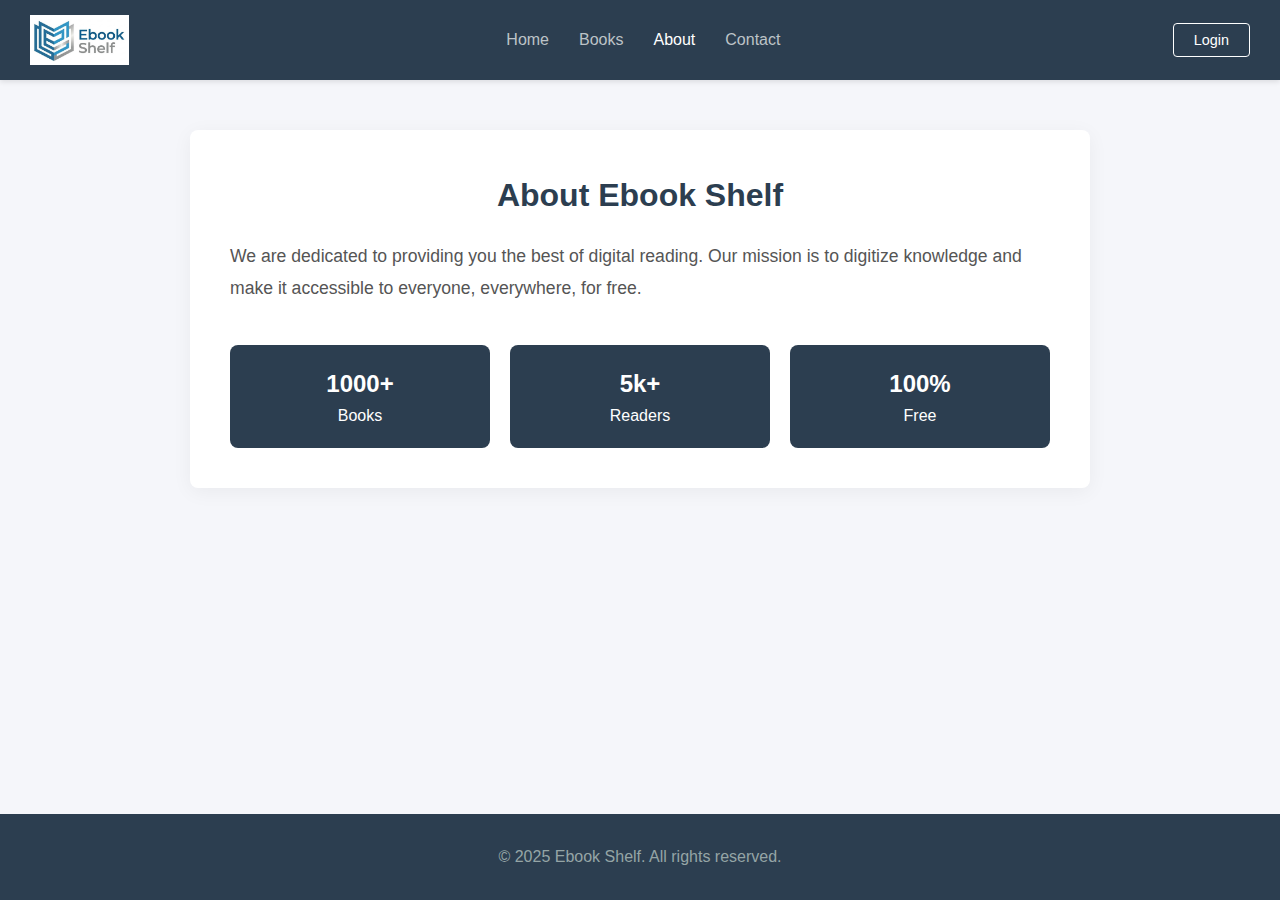
<file: about.html>
<!DOCTYPE html>
<html lang="en">

<head>
    <meta charset="UTF-8">
    <meta name="viewport" content="width=device-width, initial-scale=1.0">
    <title>About Us | Ebook Shelf</title>

    <link rel="icon" type="image/jpg" href="images/logoo.jpg">
    <link rel="stylesheet" href="style.css">
</head>

<body>

    <header>
        <div class="logo">
            <img src="images/logoo.jpg" alt="Ebook Shelf Logo" style="height: 50px; width: auto;">
        </div>
        <nav>
            <ul>
                <li><a href="index.html">Home</a></li>
                <li><a href="books.html">Books</a></li>
                <li><a href="about.html" class="active">About</a></li>
                <li><a href="contact.html">Contact</a></li>
            </ul>
        </nav>
        <div class="auth-buttons">
            <a href="login.html" class="btn btn-login">Login</a>
            
        </div>
    </header>

    <div class="preview-container">
        
        <h1 style="color: var(--primary-color); margin-bottom: 20px; text-align: center;">About Ebook Shelf</h1>
        
        <p style="font-size: 1.1rem; line-height: 1.8; color: #555;">
            We are dedicated to providing you the best of digital reading. Our mission is to digitize knowledge and make it accessible to everyone, everywhere, for free.
        </p>
        
        <div style="display: grid; grid-template-columns: repeat(3, 1fr); gap: 20px; margin-top: 40px; text-align: center;">
            
            <div style="background: var(--primary-color); color: white; padding: 20px; border-radius: 8px;">
                <h2>1000+</h2>
                <p>Books</p>
            </div>
            
            <div style="background: var(--primary-color); color: white; padding: 20px; border-radius: 8px;">
                <h2>5k+</h2>
                <p>Readers</p>
            </div>
            
            <div style="background: var(--primary-color); color: white; padding: 20px; border-radius: 8px;">
                <h2>100%</h2>
                <p>Free</p>
            </div>
            
        </div>
    </div>

    <footer>
        <p>&copy; 2025 Ebook Shelf. All rights reserved.</p>
    </footer>

</body>
</html>
</file>
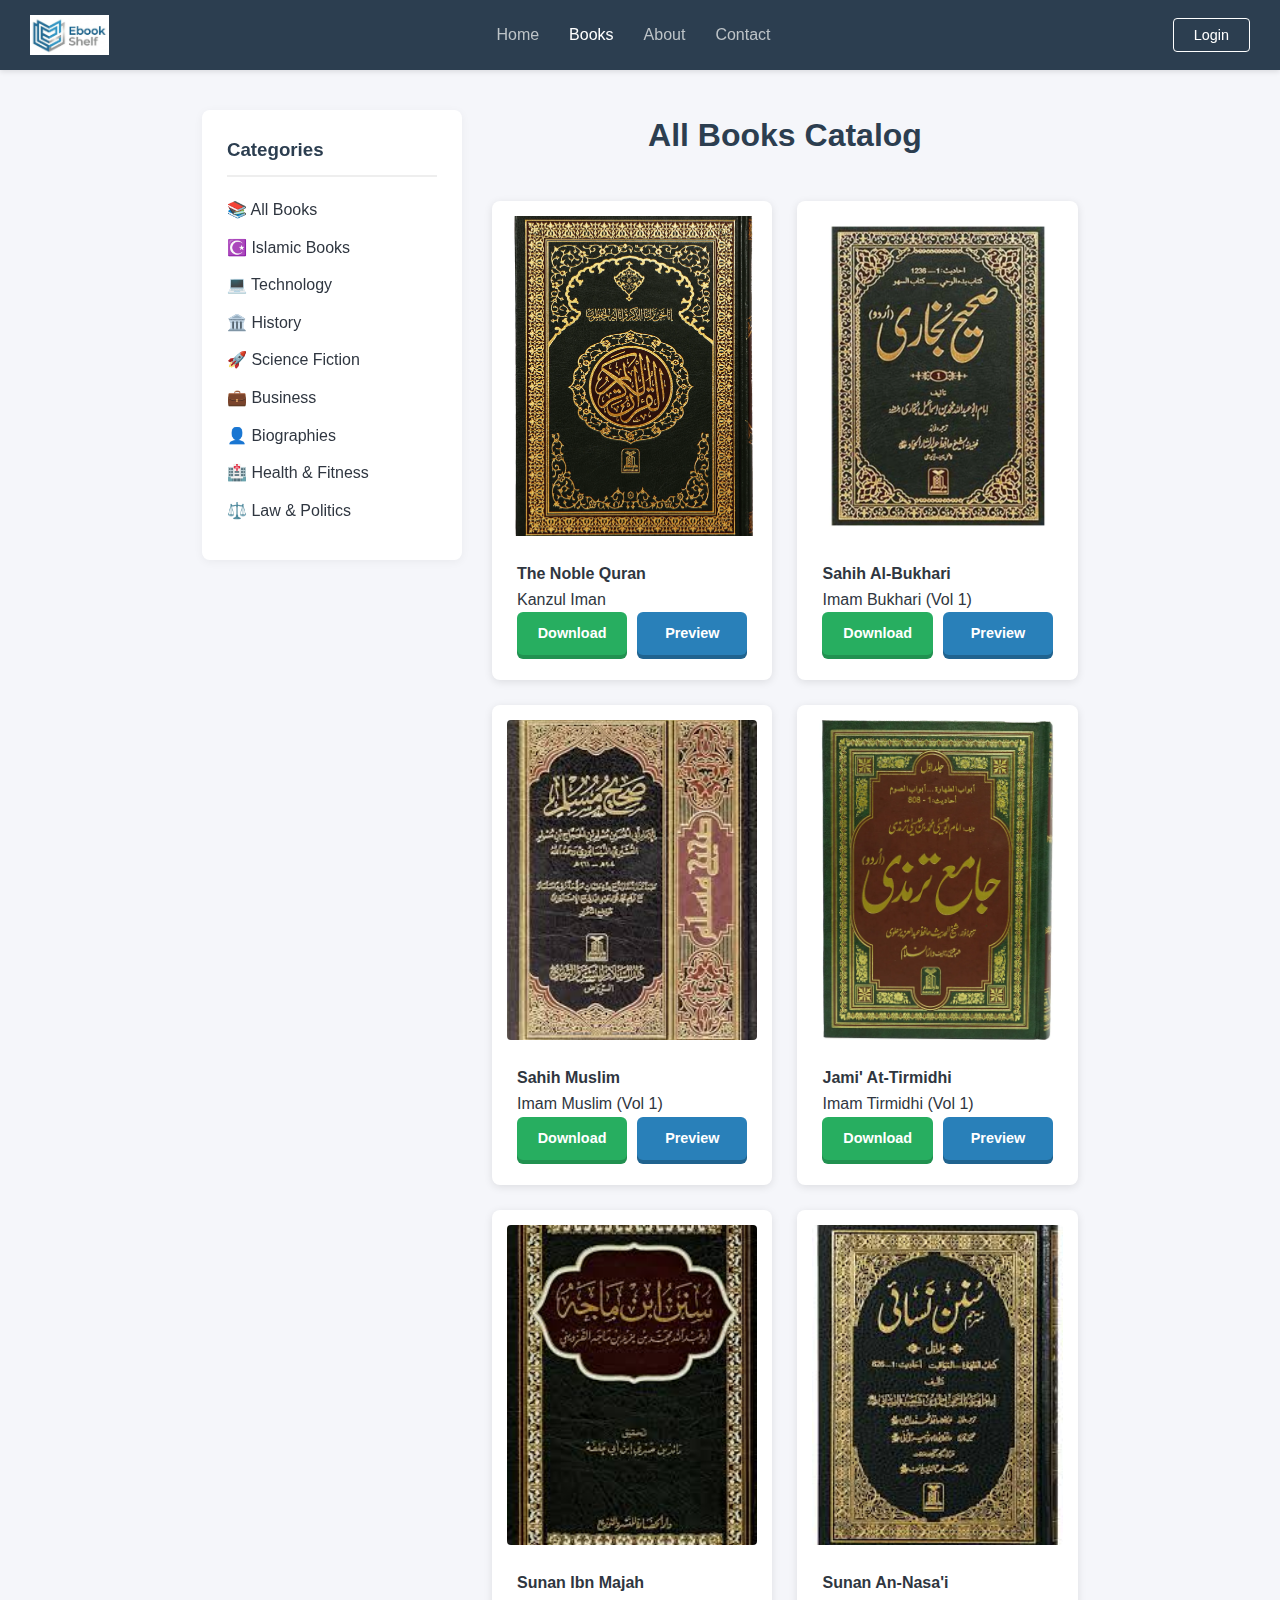
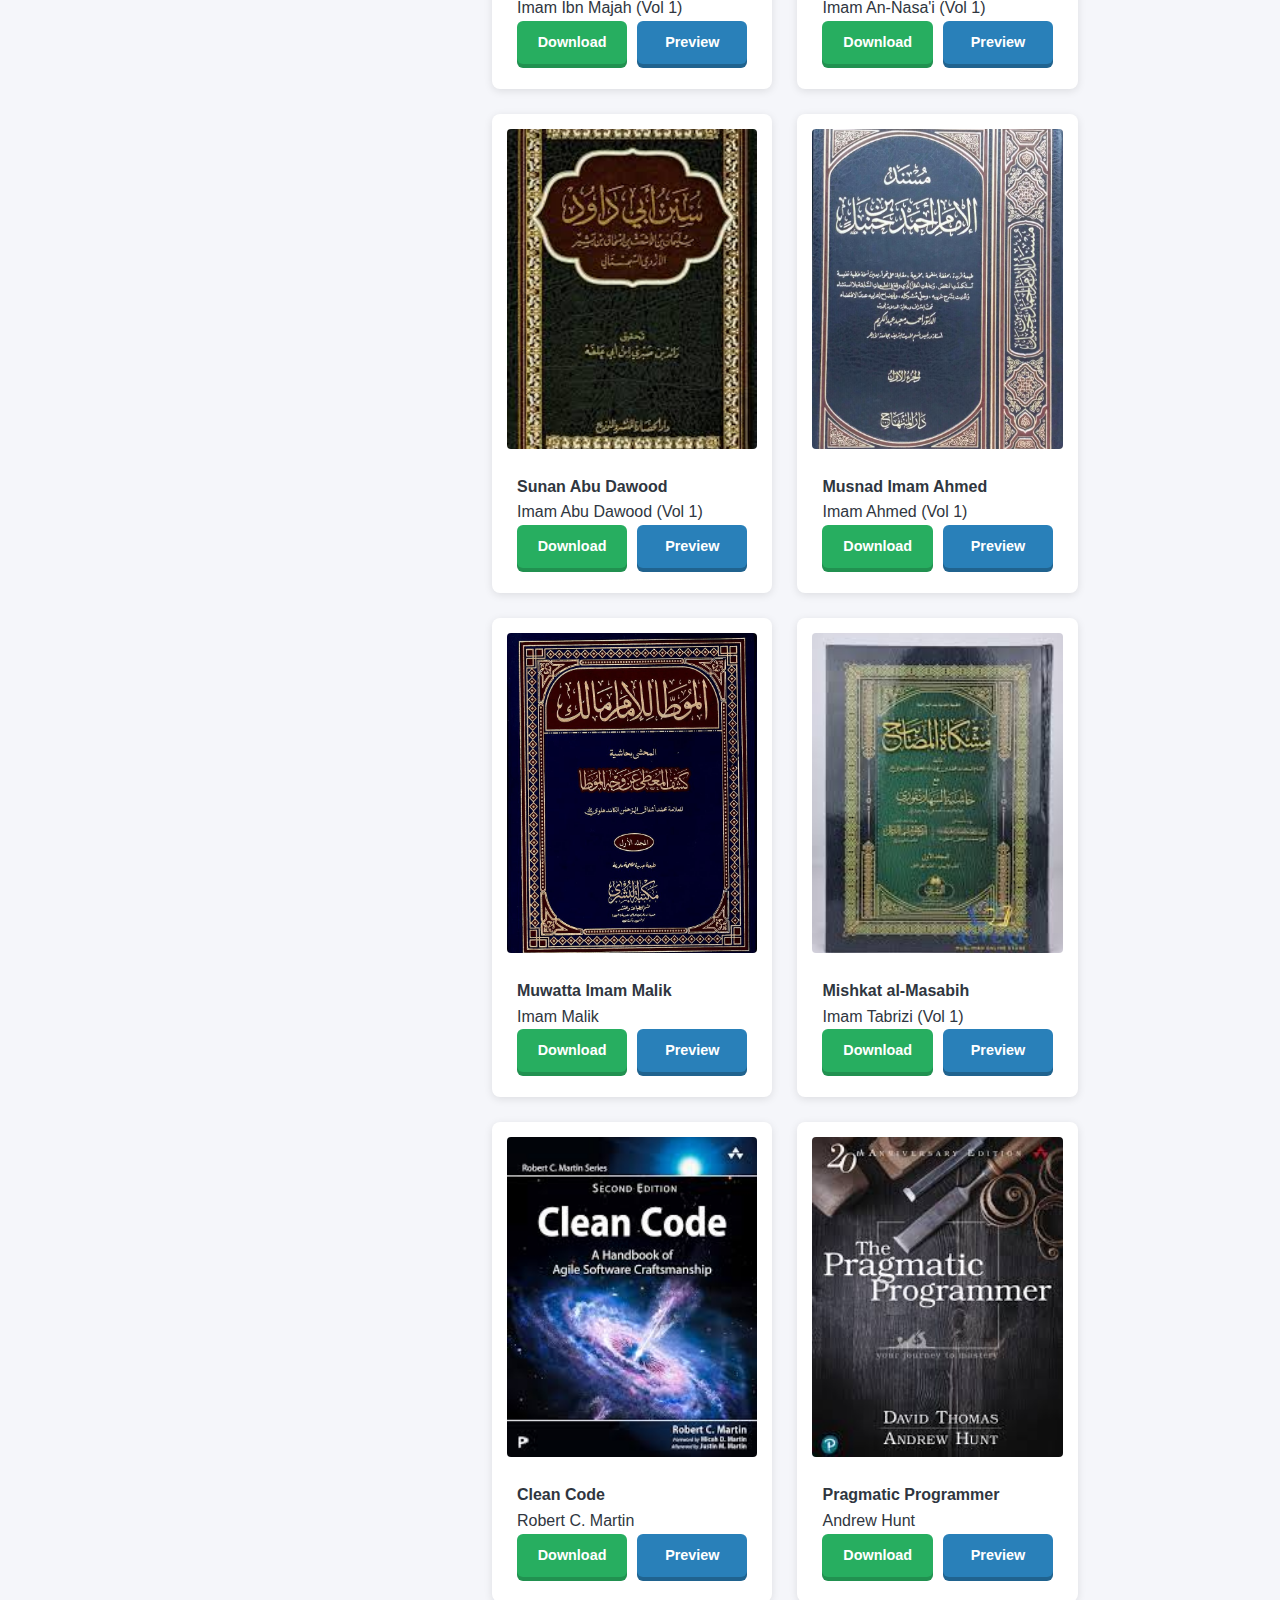
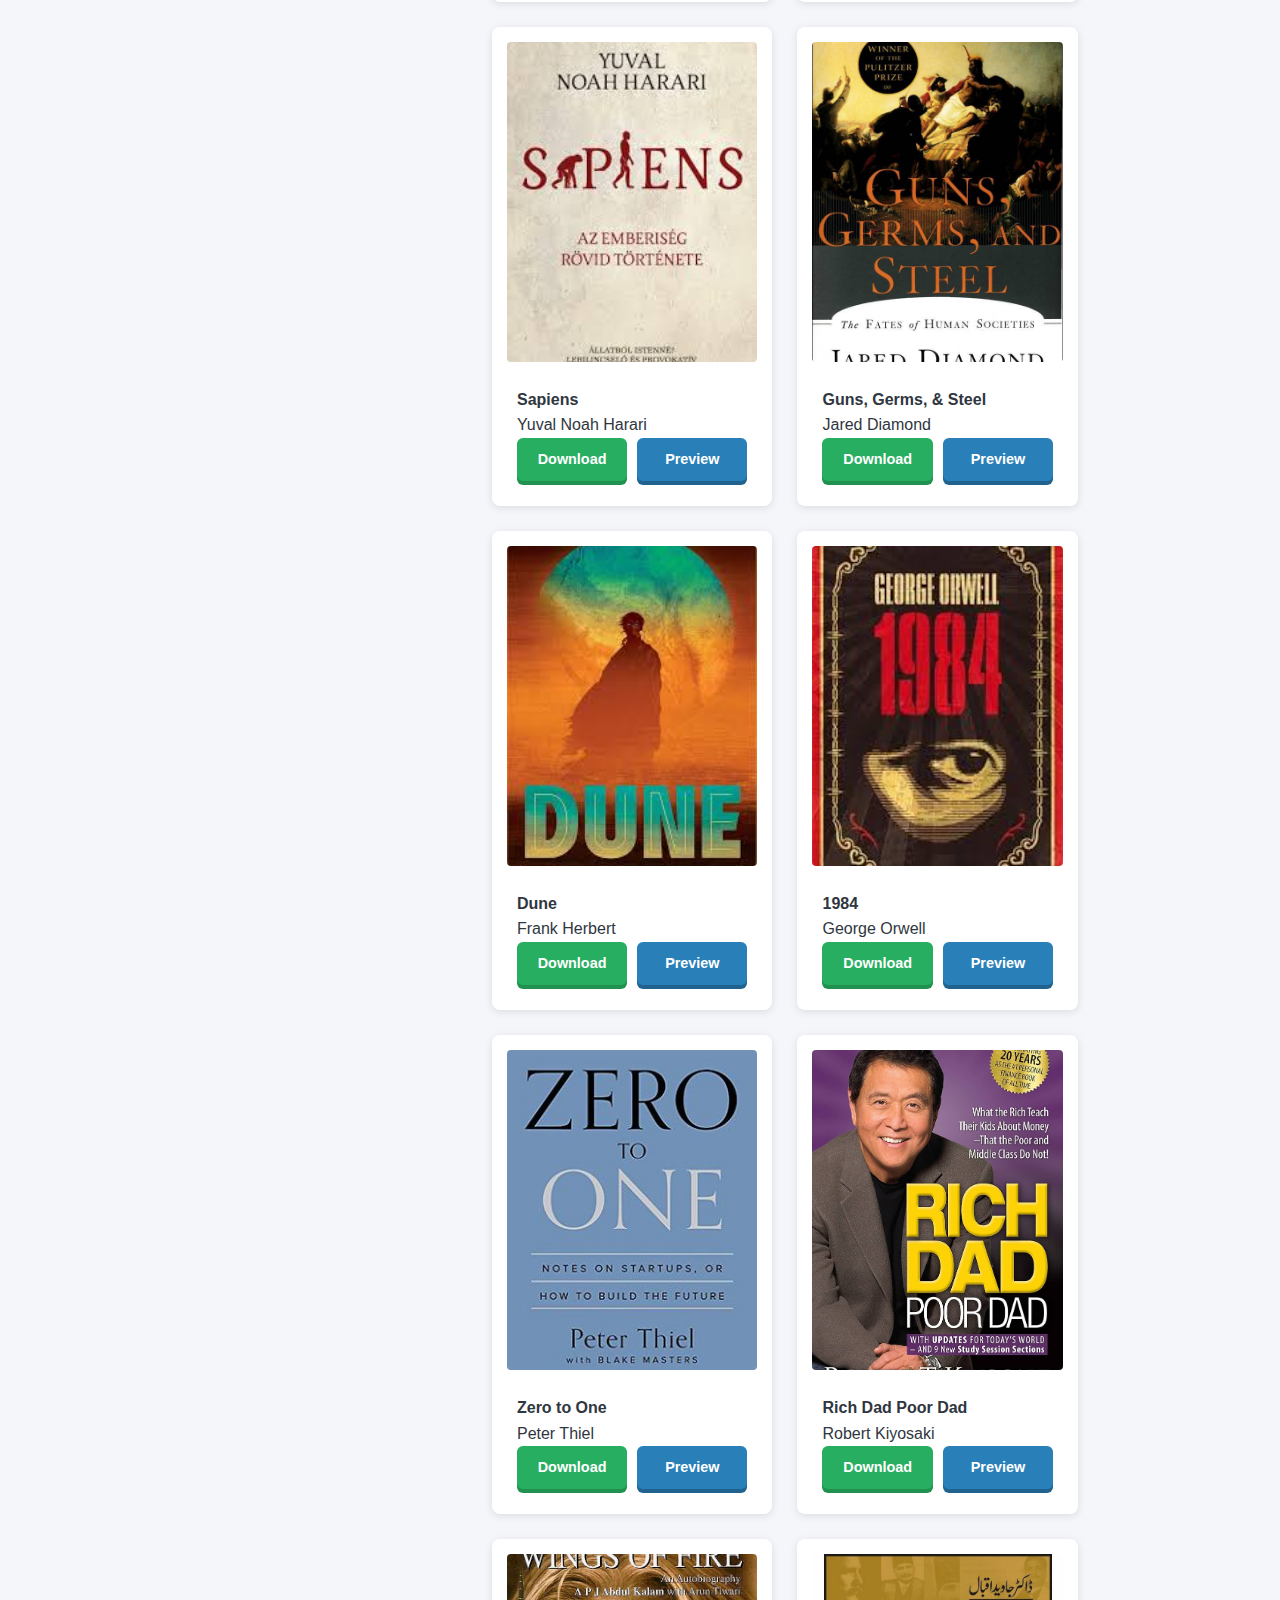
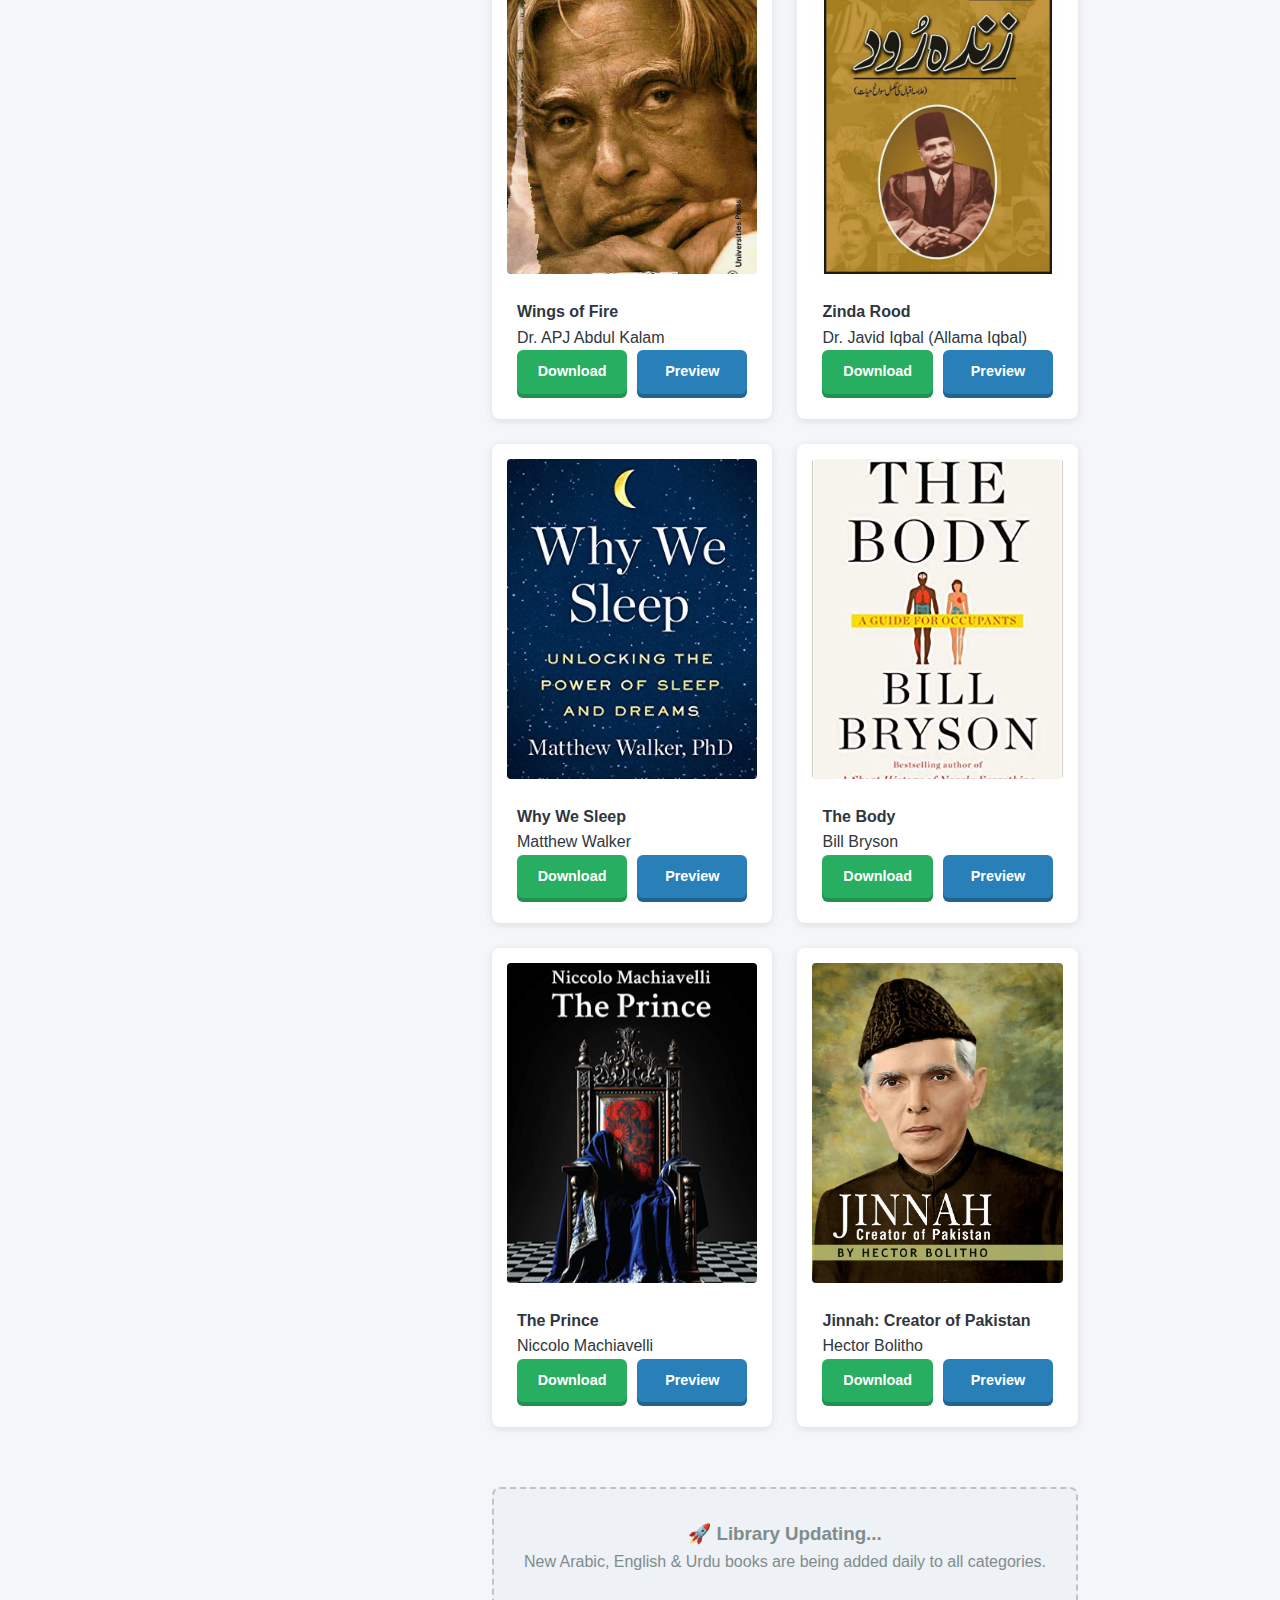
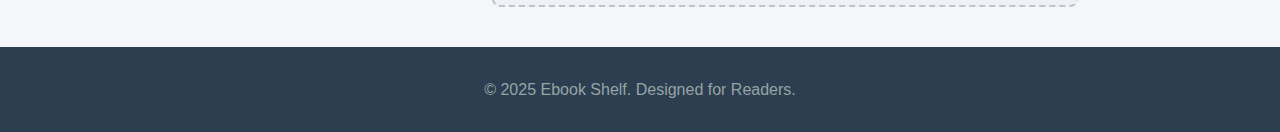
<file: books.html>
<!DOCTYPE html>
<html lang="en">

<head>
    <meta charset="UTF-8">
    <meta name="viewport" content="width=device-width, initial-scale=1.0">
    <title>Browse Books | Ebook Shelf</title>
    
    <link rel="icon" type="image/png" href="images/logo.png">

    <link rel="stylesheet" href="style.css">
    
    <style>
        /* Logic: This ensures books disappear completely when filtered */
        .book-card { display: flex; } 
    </style>
</head>

<body>

    <header>
        <div class="logo">
            <a href="index.html" style="display: flex; align-items: center; text-decoration: none; color: white; gap: 10px;">
                <img src="images/logoo.jpg" alt="Ebook Shelf Logo" style="height: 40px; width: auto;">
            </a>
        </div>
        
        <nav>
            <ul>
                <li><a href="index.html">Home</a></li>
                <li><a href="books.html" class="active">Books</a></li>
                <li><a href="about.html">About</a></li>
                <li><a href="contact.html">Contact</a></li>
            </ul>
        </nav>
        
        <div class="auth-buttons">
            <a href="login.html" class="btn btn-login">Login</a>
        </div>
    </header>


    <div class="catalog-container">
        
        <aside class="sidebar">
            <h3>Categories</h3>
            <ul>
                <li><a href="#" onclick="filterBooks('all')">📚 All Books</a></li>
                <li><a href="#" onclick="filterBooks('islamic')">☪️ Islamic Books</a></li>
                <li><a href="#" onclick="filterBooks('tech')">💻 Technology</a></li>
                <li><a href="#" onclick="filterBooks('history')">🏛️ History</a></li>
                <li><a href="#" onclick="filterBooks('scifi')">🚀 Science Fiction</a></li>
                <li><a href="#" onclick="filterBooks('business')">💼 Business</a></li>
                <li><a href="#" onclick="filterBooks('biography')">👤 Biographies</a></li>
                <li><a href="#" onclick="filterBooks('health')">🏥 Health & Fitness</a></li>
                <li><a href="#" onclick="filterBooks('law')">⚖️ Law & Politics</a></li>
            </ul>
        </aside>


        <main class="main-content">
            
            <h2 class="section-title" id="page-title">All Books Catalog</h2>
            
            <div class="all-books-grid">
                
                <div class="book-card islamic">
                    <img src="images/islamic1.webp" alt="The Noble Quran">
                    <div style="padding: 10px;">
                        <h4>The Noble Quran</h4>
                        <p>Kanzul Iman</p>
                        <div class="card-actions">
                            <a href="https://www.ahlesunnatpak.com/quran-pak" target="_blank" class="btn-dl">Download</a>
                            <a href="https://archive.org/details/QuranKanzulEman/mode/2up" target="_blank" class="btn-prev">Preview</a>
                        </div>
                    </div>
                </div>

                <div class="book-card islamic">
                    <img src="images/islamic2.webp" alt="Sahih Al-Bukhari">
                    <div style="padding: 10px;">
                        <h4>Sahih Al-Bukhari</h4>
                        <p>Imam Bukhari (Vol 1)</p>
                        <div class="card-actions">
                            <a href="https://www.ahlesunnatpak.com/books/sihah-sitta" target="_blank" class="btn-dl">Download</a>
                            <a href="https://archive.org/details/SahihBukhariJild1_201708/mode/2up" target="_blank" class="btn-prev">Preview</a>
                        </div>
                    </div>
                </div>

                <div class="book-card islamic">
                    <img src="images/islamic3.webp" alt="Sahih Muslim">
                    <div style="padding: 10px;">
                        <h4>Sahih Muslim</h4>
                        <p>Imam Muslim (Vol 1)</p>
                        <div class="card-actions">
                            <a href="https://www.ahlesunnatpak.com/books/sihah-sitta" target="_blank" class="btn-dl">Download</a>
                            <a href="https://archive.org/details/SahihMuslimVol1/mode/2up" target="_blank" class="btn-prev">Preview</a>
                        </div>
                    </div>
                </div>

                <div class="book-card islamic">
                    <img src="images/islamic4.webp" alt="Jami' At-Tirmidhi">
                    <div style="padding: 10px;">
                        <h4>Jami' At-Tirmidhi</h4>
                        <p>Imam Tirmidhi (Vol 1)</p>
                        <div class="card-actions">
                            <a href="https://www.ahlesunnatpak.com/books/sihah-sitta" target="_blank" class="btn-dl">Download</a>
                            <a href="https://archive.org/details/JamiTirmiziJild1/mode/2up" target="_blank" class="btn-prev">Preview</a>
                        </div>
                    </div>
                </div>

                <div class="book-card islamic">
                    <img src="images/islamic5.webp" alt="Sunan Ibn Majah">
                    <div style="padding: 10px;">
                        <h4>Sunan Ibn Majah</h4>
                        <p>Imam Ibn Majah (Vol 1)</p>
                        <div class="card-actions">
                            <a href="https://www.ahlesunnatpak.com/books/sihah-sitta" target="_blank" class="btn-dl">Download</a>
                            <a href="https://archive.org/details/SunanIbnMajahJild1/mode/2up" target="_blank" class="btn-prev">Preview</a>
                        </div>
                    </div>
                </div>

                <div class="book-card islamic">
                    <img src="images/islamic6.webp" alt="Sunan An-Nasa'i">
                    <div style="padding: 10px;">
                        <h4>Sunan An-Nasa'i</h4>
                        <p>Imam An-Nasa'i (Vol 1)</p>
                        <div class="card-actions">
                            <a href="https://www.ahlesunnatpak.com/books/sihah-sitta" target="_blank" class="btn-dl">Download</a>
                            <a href="https://archive.org/details/SunanNasaiJild1/mode/2up" target="_blank" class="btn-prev">Preview</a>
                        </div>
                    </div>
                </div>

                <div class="book-card islamic">
                    <img src="images/islamic7.webp" alt="Sunan Abu Dawood">
                    <div style="padding: 10px;">
                        <h4>Sunan Abu Dawood</h4>
                        <p>Imam Abu Dawood (Vol 1)</p>
                        <div class="card-actions">
                            <a href="https://www.ahlesunnatpak.com/books/sihah-sitta" target="_blank" class="btn-dl">Download</a>
                            <a href="https://archive.org/details/SunanAbuDawoodVol1_201307/mode/2up" target="_blank" class="btn-prev">Preview</a>
                        </div>
                    </div>
                </div>

                <div class="book-card islamic">
                    <img src="images/islamic8.webp" alt="Musnad Imam Ahmed">
                    <div style="padding: 10px;">
                        <h4>Musnad Imam Ahmed</h4>
                        <p>Imam Ahmed (Vol 1)</p>
                        <div class="card-actions">
                            <a href="https://www.ahlesunnatpak.com/books/hadees" target="_blank" class="btn-dl">Download</a>
                            <a href="https://archive.org/details/MusnadImamAhmadBinHanbalUrduVol1/mode/2up" target="_blank" class="btn-prev">Preview</a>
                        </div>
                    </div>
                </div>

                <div class="book-card islamic">
                    <img src="images/islamic9.webp" alt="Muwatta Imam Malik">
                    <div style="padding: 10px;">
                        <h4>Muwatta Imam Malik</h4>
                        <p>Imam Malik</p>
                        <div class="card-actions">
                            <a href="https://www.ahlesunnatpak.com/books/hadees" target="_blank" class="btn-dl">Download</a>
                            <a href="https://archive.org/details/MuwattaImamMalikUrdu/mode/2up" target="_blank" class="btn-prev">Preview</a>
                        </div>
                    </div>
                </div>

                <div class="book-card islamic">
                    <img src="images/islamic10.webp" alt="Mishkat al-Masabih">
                    <div style="padding: 10px;">
                        <h4>Mishkat al-Masabih</h4>
                        <p>Imam Tabrizi (Vol 1)</p>
                        <div class="card-actions">
                            <a href="https://www.ahlesunnatpak.com/books/hadees" target="_blank" class="btn-dl">Download</a>
                            <a href="https://archive.org/details/MishkatAl-masabihUrduVol1/mode/2up" target="_blank" class="btn-prev">Preview</a>
                        </div>
                    </div>
                </div>


                <div class="book-card tech">
                    <img src="images/tech1.webp" alt="Clean Code">
                    <div style="padding: 10px;">
                        <h4>Clean Code</h4>
                        <p>Robert C. Martin</p>
                        <div class="card-actions">
                            <a href="https://archive.org/details/codigo-limpio-robert-cecil-martin" target="_blank" class="btn-dl">Download</a>
                            <a href="https://archive.org/details/codigo-limpio-robert-cecil-martin" target="_blank" class="btn-prev">Preview</a>
                        </div>
                    </div>
                </div>

                <div class="book-card tech">
                    <img src="images/tech2.webp" alt="Pragmatic Programmer">
                    <div style="padding: 10px;">
                        <h4>Pragmatic Programmer</h4>
                        <p>Andrew Hunt</p>
                        <div class="card-actions">
                            <a href="https://cdn.ttgtmedia.com/rms/pdf/pragmatic_programmer_ch4.pdf" target="_blank" class="btn-dl">Download</a>
                            <a href="https://cdn.ttgtmedia.com/rms/pdf/pragmatic_programmer_ch4.pdf" target="_blank" class="btn-prev">Preview</a>
                        </div>
                    </div>
                </div>


                <div class="book-card history">
                    <img src="images/history1.webp" alt="Sapiens">
                    <div style="padding: 10px;">
                        <h4>Sapiens</h4>
                        <p>Yuval Noah Harari</p>
                        <div class="card-actions">
                            <a href="https://dn790006.ca.archive.org/0/items/spqr-a-history-of-ancient-rome/Sapiens-%20A%20Brief%20History%20of%20Humankind.pdf" target="_blank" class="btn-dl">Download</a>
                            <a href="https://dn790006.ca.archive.org/0/items/spqr-a-history-of-ancient-rome/Sapiens-%20A%20Brief%20History%20of%20Humankind.pdf" target="_blank" class="btn-prev">Preview</a>
                        </div>
                    </div>
                </div>

                <div class="book-card history">
                    <img src="images/history2.webp" alt="Guns Germs and Steel">
                    <div style="padding: 10px;">
                        <h4>Guns, Germs, & Steel</h4>
                        <p>Jared Diamond</p>
                        <div class="card-actions">
                            <a href="https://archive.org/details/gunsgermssteelfa00diam_0" target="_blank" class="btn-dl">Download</a>
                            <a href="https://archive.org/details/gunsgermssteelfa00diam_0/mode/2up" target="_blank" class="btn-prev">Preview</a>
                        </div>
                    </div>
                </div>


                <div class="book-card scifi">
                    <img src="images/scifi1.webp" alt="Dune">
                    <div style="padding: 10px;">
                        <h4>Dune</h4>
                        <p>Frank Herbert</p>
                        <div class="card-actions">
                            <a href="https://archive.org/details/Dune" target="_blank" class="btn-dl">Download</a>
                            <a href="https://archive.org/details/Dune" target="_blank" class="btn-prev">Preview</a>
                        </div>
                    </div>
                </div>

                <div class="book-card scifi">
                    <img src="images/scifi2.webp" alt="1984">
                    <div style="padding: 10px;">
                        <h4>1984</h4>
                        <p>George Orwell</p>
                        <div class="card-actions">
                            <a href="https://archive.org/details/1984-george-orwell_20220718" target="_blank" class="btn-dl">Download</a>
                            <a href="https://archive.org/details/1984-george-orwell_20220718/mode/2up" target="_blank" class="btn-prev">Preview</a>
                        </div>
                    </div>
                </div>


                <div class="book-card business">
                    <img src="images/business1.webp" alt="Zero to One">
                    <div style="padding: 10px;">
                        <h4>Zero to One</h4>
                        <p>Peter Thiel</p>
                        <div class="card-actions">
                            <a href="https://archive.org/details/ZeroToOneByPeterThiel" target="_blank" class="btn-dl">Download</a>
                            <a href="https://archive.org/details/ZeroToOneByPeterThiel" target="_blank" class="btn-prev">Preview</a>
                        </div>
                    </div>
                </div>

                <div class="book-card business">
                    <img src="images/business2.webp" alt="Rich Dad Poor Dad">
                    <div style="padding: 10px;">
                        <h4>Rich Dad Poor Dad</h4>
                        <p>Robert Kiyosaki</p>
                        <div class="card-actions">
                            <a href="https://archive.org/details/rich-dad-poor-dad-urdu_202501" target="_blank" class="btn-dl">Download</a>
                            <a href="https://archive.org/details/rich-dad-poor-dad-urdu_202501" target="_blank" class="btn-prev">Preview</a>
                        </div>
                    </div>
                </div>


                <div class="book-card biography">
                    <img src="images/bio1.webp" alt="Wings of Fire">
                    <div style="padding: 10px;">
                        <h4>Wings of Fire</h4>
                        <p>Dr. APJ Abdul Kalam</p>
                        <div class="card-actions">
                            <a href="https://www.scribd.com/document/825438153/Wings-of-Fire" target="_blank" class="btn-dl">Download</a>
                            <a href="https://www.scribd.com/document/825438153/Wings-of-Fire" target="_blank" class="btn-prev">Preview</a>
                        </div>
                    </div>
                </div>

                <div class="book-card biography">
                    <img src="images/bio2.webp" alt="Zinda Rood">
                    <div style="padding: 10px;">
                        <h4>Zinda Rood</h4>
                        <p>Dr. Javid Iqbal (Allama Iqbal)</p>
                        <div class="card-actions">
                            <a href="https://archive.org/details/zinda-rood" target="_blank" class="btn-dl">Download</a>
                            <a href="https://archive.org/details/zinda-rood/mode/2up" target="_blank" class="btn-prev">Preview</a>
                        </div>
                    </div>
                </div>


                <div class="book-card health">
                    <img src="images/health1.webp" alt="Why We Sleep">
                    <div style="padding: 10px;">
                        <h4>Why We Sleep</h4>
                        <p>Matthew Walker</p>
                        <div class="card-actions">
                            <a href="https://archive.org/details/whywesleepunlock0000walk" target="_blank" class="btn-dl">Download</a>
                            <a href="https://archive.org/details/whywesleepunlock0000walk" target="_blank" class="btn-prev">Preview</a>
                        </div>
                    </div>
                </div>

                <div class="book-card health">
                    <img src="images/health2.webp" alt="The Body">
                    <div style="padding: 10px;">
                        <h4>The Body</h4>
                        <p>Bill Bryson</p>
                        <div class="card-actions">
                            <a href="https://lifefeeling.in/pdf-the-body-by-bill-bryson-pdf-download-read-2/" target="_blank" class="btn-dl">Download</a>
                            <a href="https://lifefeeling.in/pdf-the-body-by-bill-bryson-pdf-download-read-2/" target="_blank" class="btn-prev">Preview</a>
                        </div>
                    </div>
                </div>


                
                <div class="book-card law">
                    <img src="images/law1.webp" alt="The Prince">
                    <div style="padding: 10px;">
                        <h4>The Prince</h4>
                        <p>Niccolo Machiavelli</p>
                        <div class="card-actions">
                            <a href="https://archive.org/details/princeclassics00nicc" target="_blank" class="btn-dl">Download</a>
                            <a href="https://archive.org/details/princeclassics00nicc" target="_blank" class="btn-prev">Preview</a>
                        </div>
                    </div>
                </div>

                <div class="book-card law">
                    <img src="images/law2.webp" alt="Jinnah of Pakistan">
                    <div style="padding: 10px;">
                        <h4>Jinnah: Creator of Pakistan</h4>
                        <p>Hector Bolitho</p>
                        <div class="card-actions">
                            <a href="https://archive.org/details/JinnahCreatorOfPakistanByHectorBolitho" target="_blank" class="btn-dl">Download</a>
                            <a href="https://archive.org/details/JinnahCreatorOfPakistanByHectorBolitho/mode/2up" target="_blank" class="btn-prev">Preview</a>
                        </div>
                    </div>
                </div>

            </div>
            
            <div style="text-align: center; margin-top: 60px; padding: 30px; background: #eef1f5; border-radius: 8px; color: #7f8c8d; border: 2px dashed #bdc3c7;">
                <h3>🚀 Library Updating...</h3>
                <p>New Arabic, English & Urdu books are being added daily to all categories.</p>
            </div>

        </main>
    </div>


    <footer>
        <p>&copy; 2025 Ebook Shelf. Designed for Readers.</p>
    </footer>


    <script>
        function filterBooks(category) {
            let books = document.querySelectorAll('.book-card');
            let title = document.getElementById('page-title');

            // 1. Update Title based on selection
            const titles = {
                'all': "All Books Catalog",
                'islamic': "☪️ Islamic Books (Urdu/Arabic)",
                'tech': "💻 Technology Books",
                'history': "🏛️ History Books",
                'scifi': "🚀 Science Fiction Books",
                'business': "💼 Business Books",
                'biography': "👤 Biographies",
                'health': "🏥 Health & Fitness",
                'law': "⚖️ Law & Politics"
            };

            if(titles[category]) {
                title.innerText = titles[category];
            }

            // 2. Loop through books to Show/Hide
            books.forEach(book => {
                if (category === 'all') {
                    book.style.display = 'flex';
                } else {
                    if (book.classList.contains(category)) {
                        book.style.display = 'flex';
                    } else {
                        book.style.display = 'none';
                    }
                }
            });
        }
    </script>

</body>
</html>
</file>
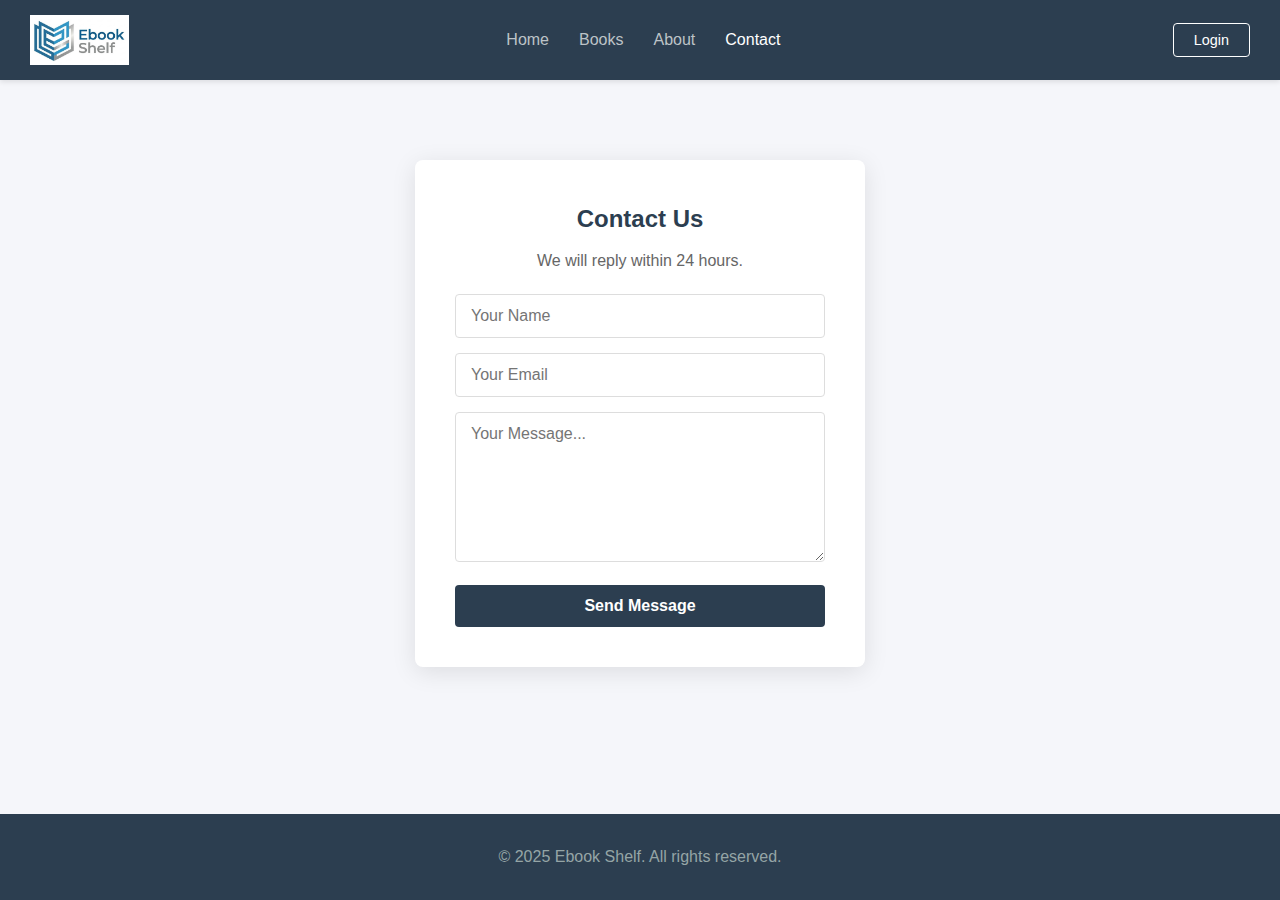
<file: contact.html>
<!DOCTYPE html>
<html lang="en">

<head>
    <meta charset="UTF-8">
    <meta name="viewport" content="width=device-width, initial-scale=1.0">
    <title>Contact Us | Ebook Shelf</title>

    <link rel="icon" type="image/jpg" href="images/logoo.jpg">
    <link rel="stylesheet" href="style.css">
</head>

<body>

    <header>
        <div class="logo">
            <img src="images/logoo.jpg" alt="Ebook Shelf Logo" style="height: 50px; width: auto;">
        </div>
        <nav>
            <ul>
                <li><a href="index.html">Home</a></li>
                <li><a href="books.html">Books</a></li>
                <li><a href="about.html">About</a></li>
                <li><a href="contact.html" class="active">Contact</a></li>
            </ul>
        </nav>
        <div class="auth-buttons">
            <a href="login.html" class="btn btn-login">Login</a>
        </div>
    </header>

    <div class="form-wrapper">
        <h2 style="color: var(--primary-color); margin-bottom: 10px;">Contact Us</h2>
        <p style="margin-bottom: 20px; color: #666;">We will reply within 24 hours.</p>
        
        <form>
            <input type="text" placeholder="Your Name" required>
            
            <input type="email" placeholder="Your Email" required>
            
            <textarea placeholder="Your Message..." style="height: 150px;" required></textarea>
            
            <button type="submit">Send Message</button>
        </form>
    </div>

    <footer>
        <p>&copy; 2025 Ebook Shelf. All rights reserved.</p>
    </footer>

</body>
</html>
</file>
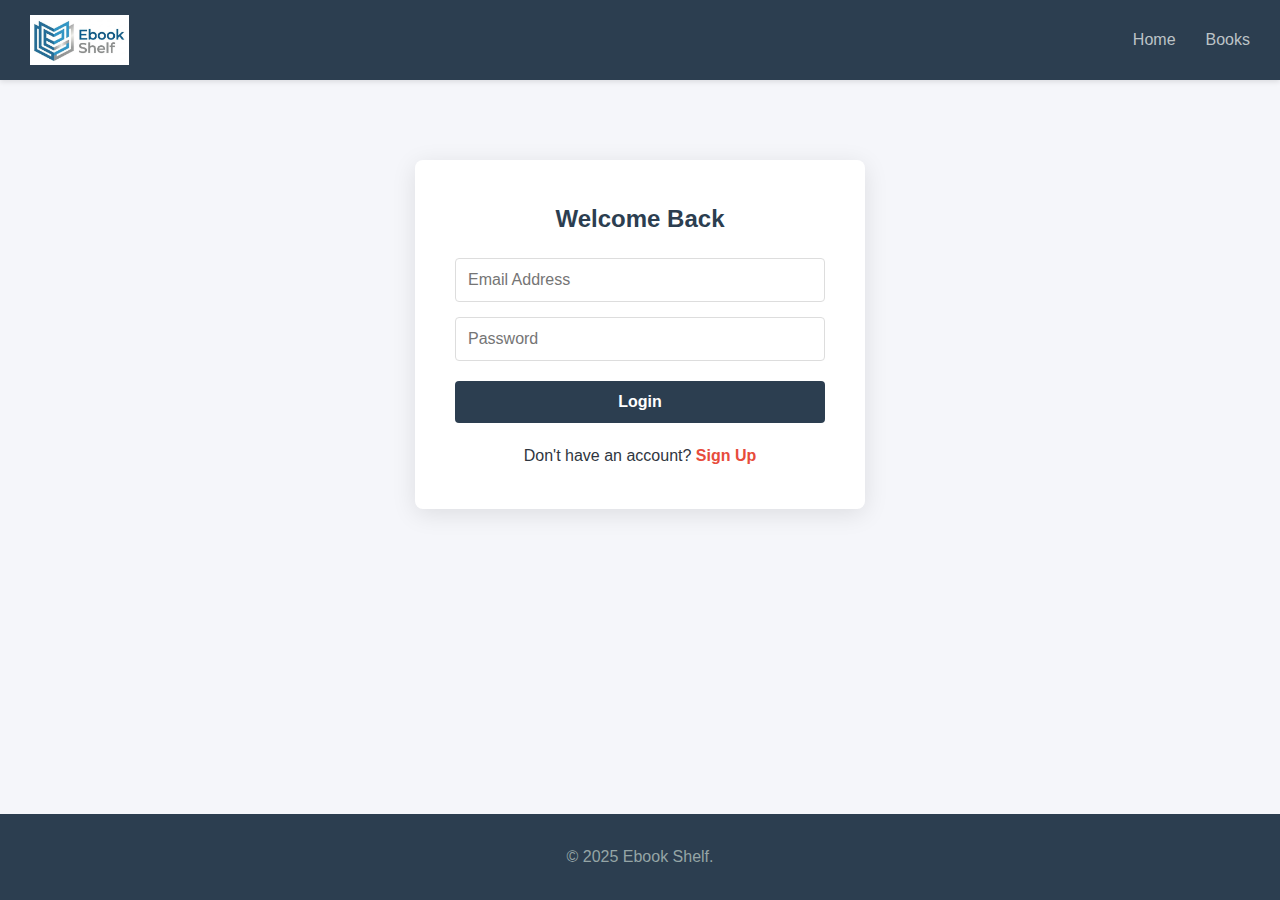
<file: login.html>
<!DOCTYPE html>
<html lang="en">

<head>
    <meta charset="UTF-8">
    <meta name="viewport" content="width=device-width, initial-scale=1.0">
    <title>Login | Ebook Shelf</title>

    <link rel="icon" type="image/jpg" href="images/logoo.jpg">
    <link rel="stylesheet" href="style.css">
</head>

<body>

    <header>
        <div class="logo"><a href="index.html">
            <img src="images/logoo.jpg" alt="Ebook Shelf Logo" style="height: 50px; width: auto;">
        </a></div>
        <nav>
            <ul>
                <li><a href="index.html">Home</a></li>
                <li><a href="books.html">Books</a></li>
            </ul>
        </nav>
    </header>

    <div class="form-wrapper">
        <h2 style="color: var(--primary-color); margin-bottom: 20px;">Welcome Back</h2>
        
        <form action="auth_login.php" method="POST">
    
            <input type="email" name="email" placeholder="Email Address" required style="width: 100%; padding: 12px; margin-bottom: 15px; border: 1px solid #ddd; border-radius: 4px;">
            
            <input type="password" name="password" placeholder="Password" required style="width: 100%; padding: 12px; margin-bottom: 20px; border: 1px solid #ddd; border-radius: 4px;">
            
            <button type="submit" class="btn-signup" style="width: 100%; padding: 12px; border: none; cursor: pointer;">Login</button>
        </form>

        <p style="margin-top: 20px;">
            Don't have an account? <a href="signup.html" style="color: var(--accent-color); font-weight: bold;">Sign Up</a>
        </p>
    </div>

    <footer>
        <p>&copy; 2025 Ebook Shelf.</p>
    </footer>

</body>
</html>
</file>
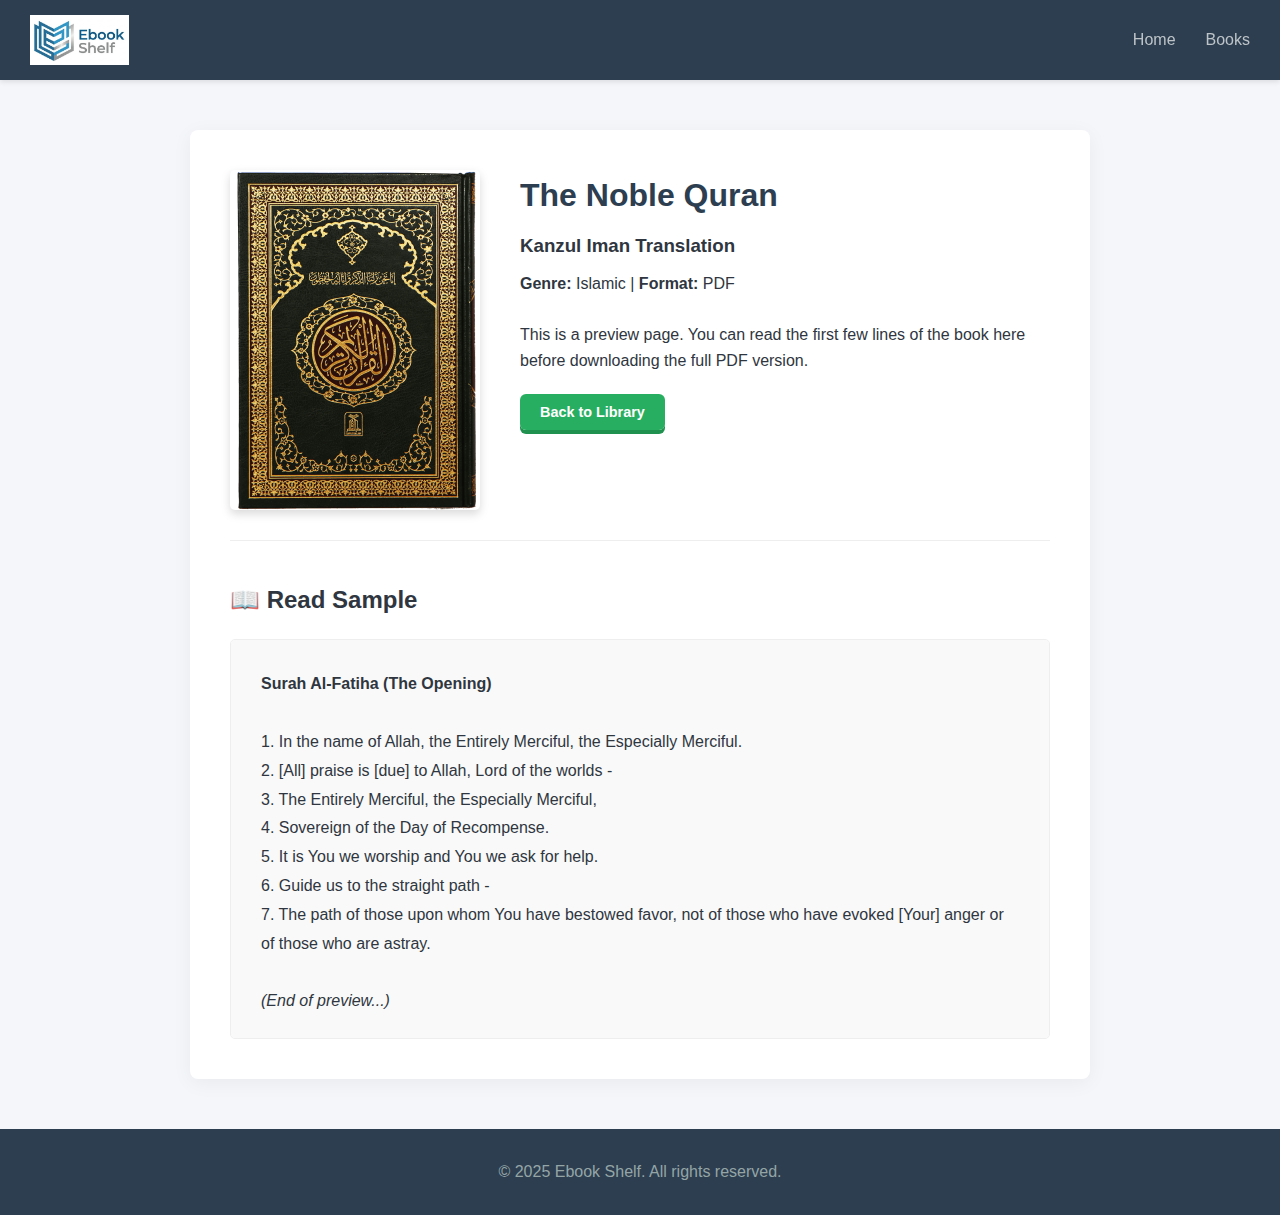
<file: preview.html>
<!DOCTYPE html>
<html lang="en">

<head>
    <meta charset="UTF-8">
    <meta name="viewport" content="width=device-width, initial-scale=1.0">
    <title>Book Preview | Ebook Shelf</title>

    <link rel="icon" type="image/jpg" href="images/logoo.jpg">
    <link rel="stylesheet" href="style.css">
</head>

<body>

    <header>
        <div class="logo">
            <img src="images/logoo.jpg" alt="Ebook Shelf Logo" style="height: 50px; width: auto;">
        </div>
        <nav>
            <ul>
                <li><a href="index.html">Home</a></li>
                <li><a href="books.html">Books</a></li>
            </ul>
        </nav>
    </header>

    <div class="preview-container">
        
        <div class="book-detail-header">
            <img src="images/islamic1.webp" alt="Book Cover">
            
            <div>
                <h1 style="color:var(--primary-color); margin-bottom:10px;">The Noble Quran</h1>
                <h3>Kanzul Iman Translation</h3>
                <p style="margin-top:10px;"><strong>Genre:</strong> Islamic | <strong>Format:</strong> PDF</p>
                <br>
                <p>This is a preview page. You can read the first few lines of the book here before downloading the full PDF version.</p>
                <br>
                <a href="books.html" class="btn-dl" style="padding: 10px 20px;">Back to Library</a>
            </div>
        </div>

        <h2 style="margin-bottom:20px;">📖 Read Sample</h2>
        
        <div class="read-box">
            <p><strong>Surah Al-Fatiha (The Opening)</strong></p>
            <br>
            <p>1. In the name of Allah, the Entirely Merciful, the Especially Merciful.</p>
            <p>2. [All] praise is [due] to Allah, Lord of the worlds -</p>
            <p>3. The Entirely Merciful, the Especially Merciful,</p>
            <p>4. Sovereign of the Day of Recompense.</p>
            <p>5. It is You we worship and You we ask for help.</p>
            <p>6. Guide us to the straight path -</p>
            <p>7. The path of those upon whom You have bestowed favor, not of those who have evoked [Your] anger or of those who are astray.</p>
            <br>
            <p><em>(End of preview...)</em></p>
        </div>
        
    </div>

    <footer>
        <p>&copy; 2025 Ebook Shelf. All rights reserved.</p>
    </footer>

</body>
</html>
</file>
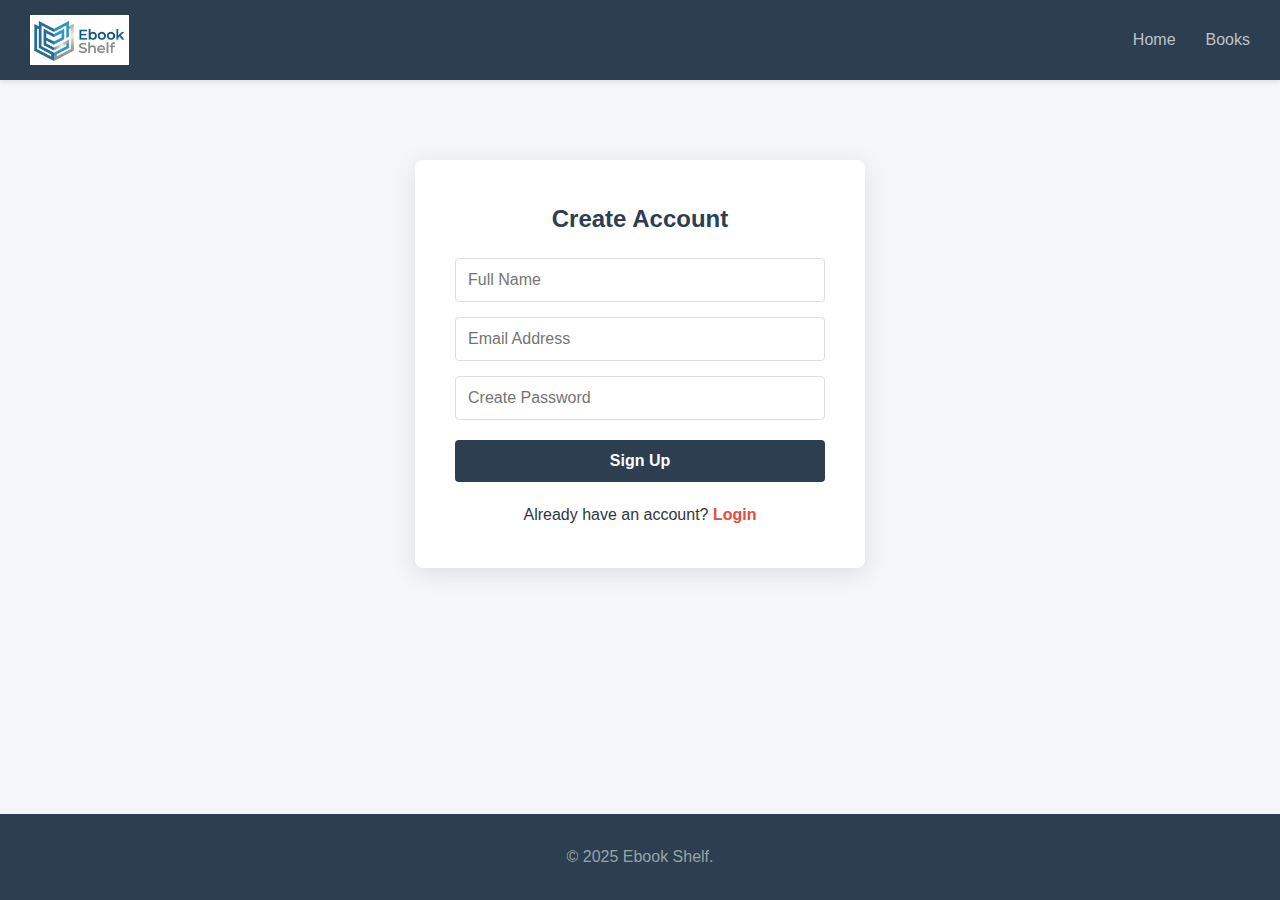
<file: signup.html>
<!DOCTYPE html>
<html lang="en">

<head>
    <meta charset="UTF-8">
    <meta name="viewport" content="width=device-width, initial-scale=1.0">
    <title>Sign Up | Ebook Shelf</title>

    <link rel="icon" type="image/jpg" href="images/logoo.jpg">
    <link rel="stylesheet" href="style.css">
</head>

<body>

    <header>
        <div class="logo"><a href="index.html">
            <img src="images/logoo.jpg" alt="Ebook Shelf Logo" style="height: 50px; width: auto;">
        </a></div>
        <nav>
            <ul>
                <li><a href="index.html">Home</a></li>
                <li><a href="books.html">Books</a></li>
            </ul>
        </nav>
    </header>

    <div class="form-wrapper">
        <h2 style="color: var(--primary-color); margin-bottom: 20px;">Create Account</h2>
        
        <form action="register.php" method="POST">
    
            <input type="text" name="full_name" placeholder="Full Name" required style="width: 100%; padding: 12px; margin-bottom: 15px; border: 1px solid #ddd; border-radius: 4px;">
            
            <input type="email" name="email" placeholder="Email Address" required style="width: 100%; padding: 12px; margin-bottom: 15px; border: 1px solid #ddd; border-radius: 4px;">
            
            <input type="password" name="password" placeholder="Create Password" required style="width: 100%; padding: 12px; margin-bottom: 20px; border: 1px solid #ddd; border-radius: 4px;">
            
            <button type="submit" class="btn-signup" style="width: 100%; padding: 12px; border: none; cursor: pointer;">Sign Up</button>
        </form>

        <p style="margin-top: 20px;">
            Already have an account? <a href="login.html" style="color: var(--accent-color); font-weight: bold;">Login</a>
        </p>
    </div>

    <footer>
        <p>&copy; 2025 Ebook Shelf.</p>
    </footer>

</body>
</html>
</file>
<file: style.css>
/* =========================================
   1. GLOBAL SETTINGS
   ========================================= */

   :root {
    --primary-color: #2c3e50;
    --secondary-color: #34495e;
    --accent-color: #e74c3c;
    --light-bg: #f5f6fa;
    --white: #ffffff;
    --text-dark: #2f3640;
    --text-light: #7f8c8d;
    --sidebar-width: 260px;
}

* {
    margin: 0;
    padding: 0;
    box-sizing: border-box;
    font-family: 'Segoe UI', Tahoma, Geneva, Verdana, sans-serif;
}

body {
    background-color: var(--light-bg);
    color: var(--text-dark);
    line-height: 1.6;
    display: flex;
    flex-direction: column;
    min-height: 100vh;
}

a {
    text-decoration: none;
    color: inherit;
}

ul {
    list-style: none;
}

img {
    max-width: 100%;
    display: block;
}


/* =========================================
   2. HEADER & MENU
   ========================================= */

header {
    background-color: var(--primary-color);
    color: var(--white);
    padding: 15px 30px;
    display: flex;
    justify-content: space-between;
    align-items: center;
    position: sticky;
    top: 0;
    z-index: 1000;
    box-shadow: 0 2px 5px rgba(0,0,0,0.1);
}

.logo {
    font-size: 1.8rem;
    font-weight: 700;
    letter-spacing: 1px;
}

nav ul {
    display: flex;
    gap: 30px;
}

nav a {
    color: #bdc3c7;
    font-weight: 500;
    transition: color 0.3s ease;
}

nav a:hover, nav a.active {
    color: var(--white);
}

.auth-buttons a {
    margin-left: 15px;
    padding: 8px 20px;
    border-radius: 4px;
    font-size: 0.9rem;
}

.btn-login {
    border: 1px solid var(--white);
    background: transparent;
    color: var(--white);
}

.btn-signup {
    background: var(--accent-color);
    border: 1px solid var(--accent-color);
    color: var(--white);
}


/* =========================================
   3. HOME PAGE SECTIONS
   ========================================= */

.hero {
    background: linear-gradient(rgba(0,0,0,0.7), rgba(0,0,0,0.8)), url('images/home-page1.png');
    background-size: cover;
    background-position: center;
    height: 80vh;
    display: flex;
    flex-direction: column;
    justify-content: center;
    align-items: center;
    text-align: center;
    color: var(--white);
    padding: 20px;
}

.hero h1 {
    font-size: 3rem;
    margin-bottom: 15px;
}

.hero p {
    font-size: 1.2rem;
    margin-bottom: 30px;
    max-width: 600px;
}

.home-section {
    max-width: 1200px;
    margin: 60px auto;
    padding: 0 20px;
}

.section-title {
    text-align: center;
    font-size: 2rem;
    margin-bottom: 40px;
    color: var(--primary-color);
}

.category-grid {
    display: grid;
    grid-template-columns: repeat(auto-fit, minmax(250px, 1fr));
    gap: 30px;
}

.category-card {
    background: var(--white);
    padding: 30px;
    text-align: center;
    border-radius: 8px;
    box-shadow: 0 3px 10px rgba(0,0,0,0.05);
    transition: transform 0.3s ease;
    cursor: pointer;
}

.category-card:hover {
    transform: translateY(-5px);
    background: var(--primary-color);
    color: var(--white);
}


/* =========================================
   4. BOOKS PAGE (Catalog & Sidebar)
   ========================================= */

.catalog-container {
    max-width: 1300px;
    margin: 40px auto;
    padding: 0 20px;
    display: flex;
    gap: 30px;
    flex: 1;
    align-items: flex-start;
}

.sidebar {
    width: var(--sidebar-width);
    background: var(--white);
    padding: 25px;
    border-radius: 8px;
    box-shadow: 0 2px 10px rgba(0,0,0,0.05);
    position: sticky;
    top: 100px; 
}

.sidebar h3 {
    margin-bottom: 20px;
    padding-bottom: 10px;
    border-bottom: 2px solid #eee;
    color: var(--primary-color);
}

.sidebar li {
    margin-bottom: 12px;
}

.sidebar a:hover {
    color: var(--accent-color);
    padding-left: 5px;
}

.all-books-grid {
    display: grid;
    grid-template-columns: repeat(auto-fill, minmax(240px, 1fr));
    gap: 25px;
}

.book-card {
    background: var(--white);
    padding: 15px;
    border-radius: 8px;
    box-shadow: 0 2px 8px rgba(0,0,0,0.1);
    transition: transform 0.3s ease;
    display: flex;
    flex-direction: column;
}

.book-card:hover {
    transform: translateY(-5px);
}

.book-card img {
    height: 320px;
    width: 100%;
    object-fit: cover;
    border-radius: 4px;
    margin-bottom: 15px;
}

/* BUTTONS AND LINKS */
.card-actions {
    margin-top: auto;
    display: flex;
    gap: 10px;
}

.btn-dl, .btn-prev {
    flex: 1;
    padding: 10px 0;
    border: none;
    border-radius: 6px;
    color: white !important;
    font-size: 0.9rem;
    font-weight: 600;
    cursor: pointer;
    text-align: center;
    transition: all 0.2s ease;
}

/* Green Download Button */
.btn-dl {
    background-color: #27ae60;
    box-shadow: 0 4px 0 #219150;
}

.btn-dl:active {
    transform: translateY(4px);
    box-shadow: none;
}

/* Blue Preview Button */
.btn-prev {
    background-color: #2980b9;
    box-shadow: 0 4px 0 #20638f;
}

.btn-prev:active {
    transform: translateY(4px);
    box-shadow: none;
}


/* =========================================
   5. PREVIEW & FORMS
   ========================================= */

.preview-container {
    max-width: 900px;
    margin: 50px auto;
    background: var(--white);
    padding: 40px;
    border-radius: 8px;
    box-shadow: 0 4px 20px rgba(0,0,0,0.05);
}

.book-detail-header {
    display: flex;
    gap: 40px;
    margin-bottom: 40px;
    border-bottom: 1px solid #eee;
    padding-bottom: 30px;
}

.book-detail-header img {
    width: 250px;
    border-radius: 5px;
    box-shadow: 0 4px 10px rgba(0,0,0,0.15);
}

.read-box {
    background: #f9f9f9;
    border: 1px solid #eee;
    padding: 30px;
    height: 400px;
    overflow-y: auto;
    border-radius: 5px;
    font-family: 'Georgia', serif;
    line-height: 1.8;
}

.form-wrapper {
    max-width: 450px;
    margin: 80px auto;
    background: var(--white);
    padding: 40px;
    border-radius: 8px;
    box-shadow: 0 5px 25px rgba(0,0,0,0.1);
    text-align: center;
}

.form-wrapper input, .form-wrapper textarea {
    width: 100%;
    padding: 12px 15px;
    margin-bottom: 15px;
    border: 1px solid #ddd;
    border-radius: 4px;
    font-size: 1rem;
}

.form-wrapper button {
    width: 100%;
    padding: 12px;
    background: var(--primary-color);
    color: var(--white);
    border: none;
    border-radius: 4px;
    font-size: 1rem;
    cursor: pointer;
    font-weight: bold;
}

.form-wrapper button:hover {
    background: var(--secondary-color);
}


/* =========================================
   6. FOOTER
   ========================================= */

footer {
    background-color: var(--primary-color);
    color: #95a5a6;
    text-align: center;
    padding: 30px;
    margin-top: auto;
}
</file>
